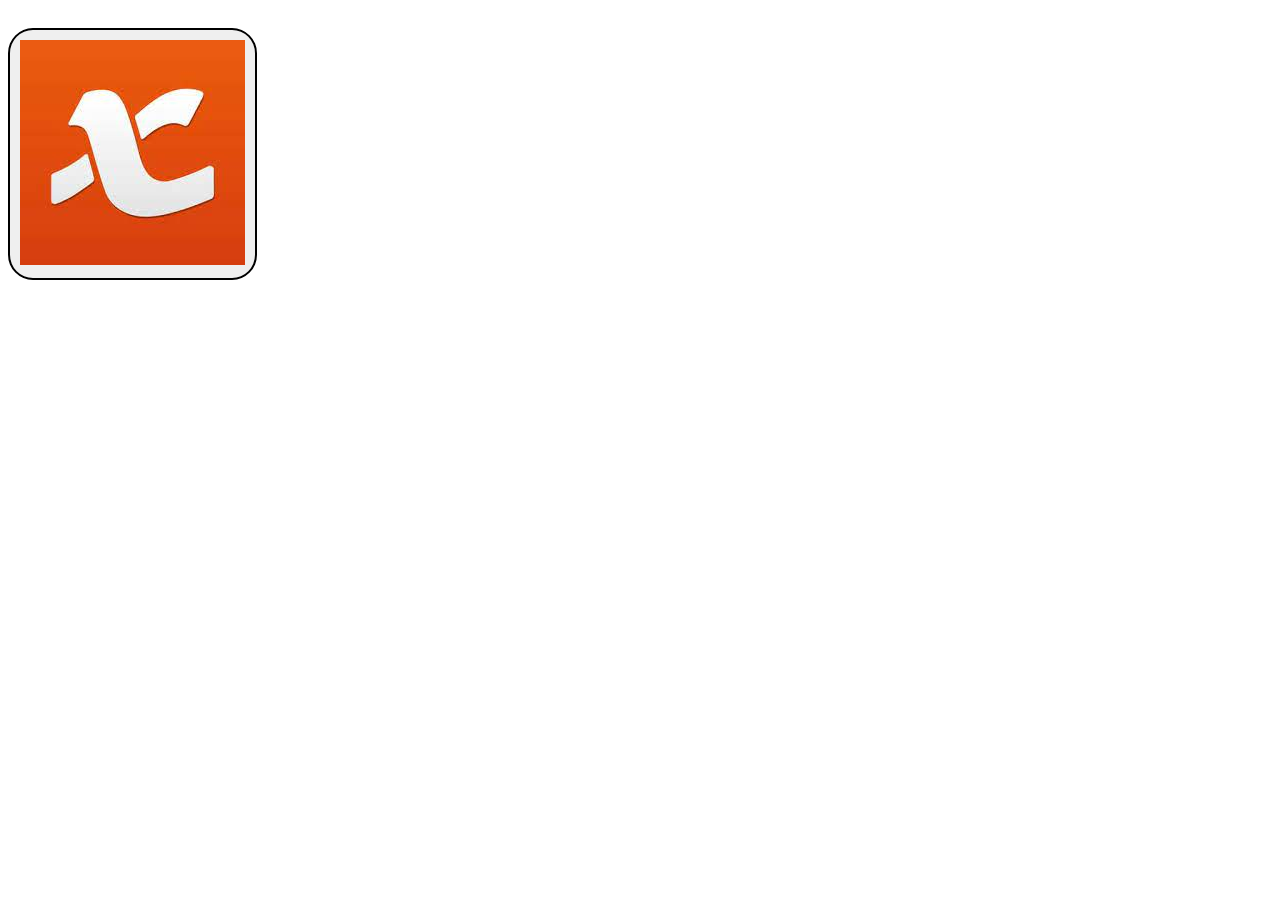
<file: Botão/index.html>
<!DOCTYPE html>
<html lang="pt-br">

    <head>
        <meta charset="UTF-8">
        <meta http-equiv="X-UA-Compatible" content="IE=edge">
        <meta name="viewport" content="width=device-width, initial-scale=1.0">
        <title>DevInHouse</title>
        <link rel="stylesheet" href="../Botão/Estilos/style.css">

    </head>
    <body>
        <a href="./imagens.html" target="_blank"><button><img src="Imagens/imagem.jpeg" alt=""></button></a>
    </body>

</html>
</file>
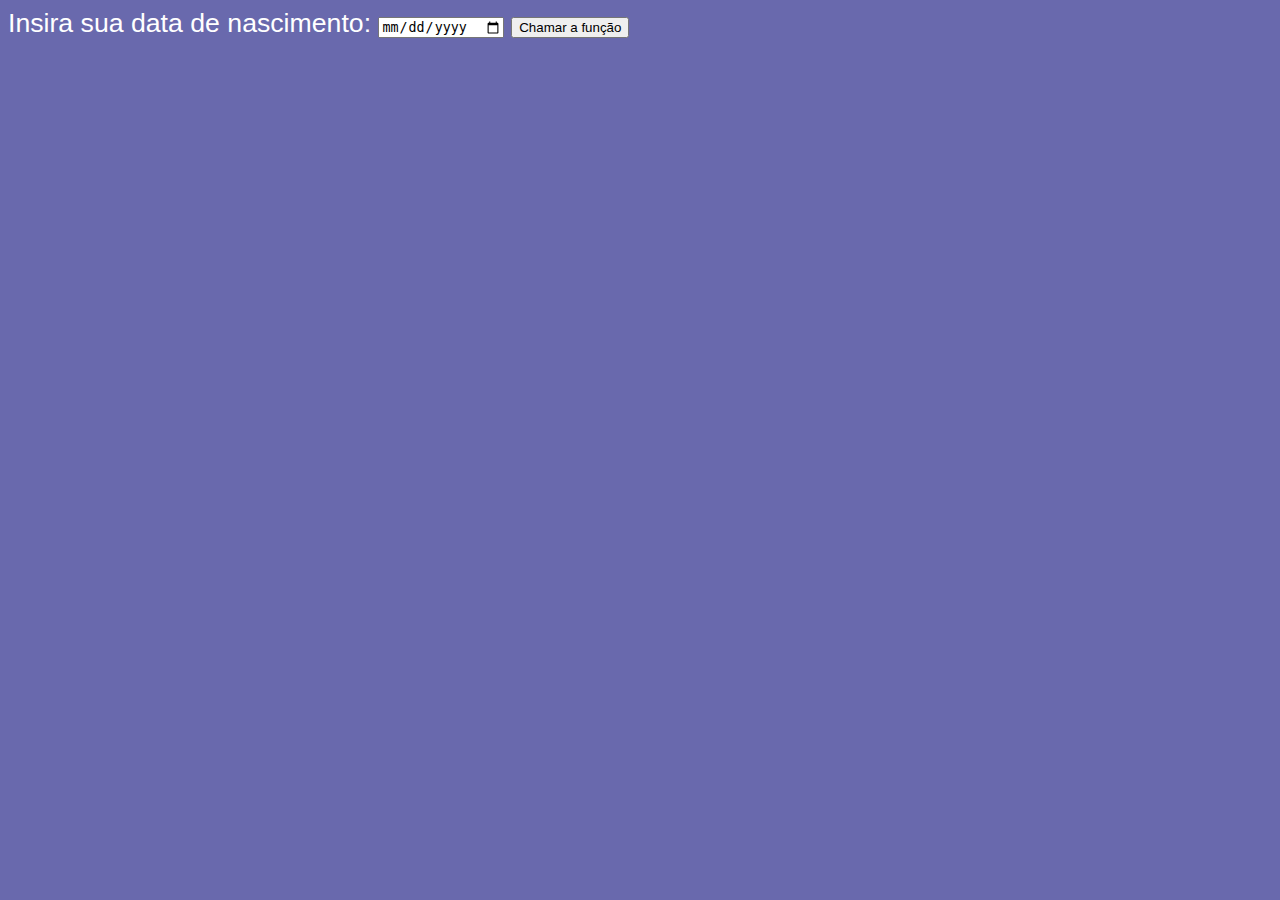
<file: Calcule automaticamente a idade/index.html>
<!DOCTYPE html>
<html lang="pt-BR">

    <head>
        <meta charset="UTF-8">
        <meta http-equiv="X-UA-Compatible" content="IE=edge">
        <meta name="viewport" content="width=device-width, initial-scale=1.0">
        <title>Calcule automaticamente a idade</title>
        <style>
            body {
            background-color: rgb(105, 105, 173);
            color: white; 
            font: normal 20pt Arial;
            }   

             h1 {
            color: rgb(255, 212, 22);
            }
        </style>
    </head>
        <!--Faça uma página HTML contendo um label que exiba a mensagem “Insira sua data de nascimento”, um campo de texto que só permita inserir data (dica: input type date) e um botão rotulado “calcular idade”. Programe uma função a ser executada quando o usuário clicar no botão, que faça o cálculo da idade do usuário, e então exiba a idade em um texto na página HTML.-->
    <body>
        <label>Insira sua data de nascimento: </label>
        <input type="date" id="campoData">
        <button onclick="calcularIdade()">Chamar a função</button>


        <script>
            function calcularIdade() {
                document.getElementById("campoData").innerHTML
                var data = new Date();
                alert(data)
            }
        </script>
    </body>

</html>
</file>
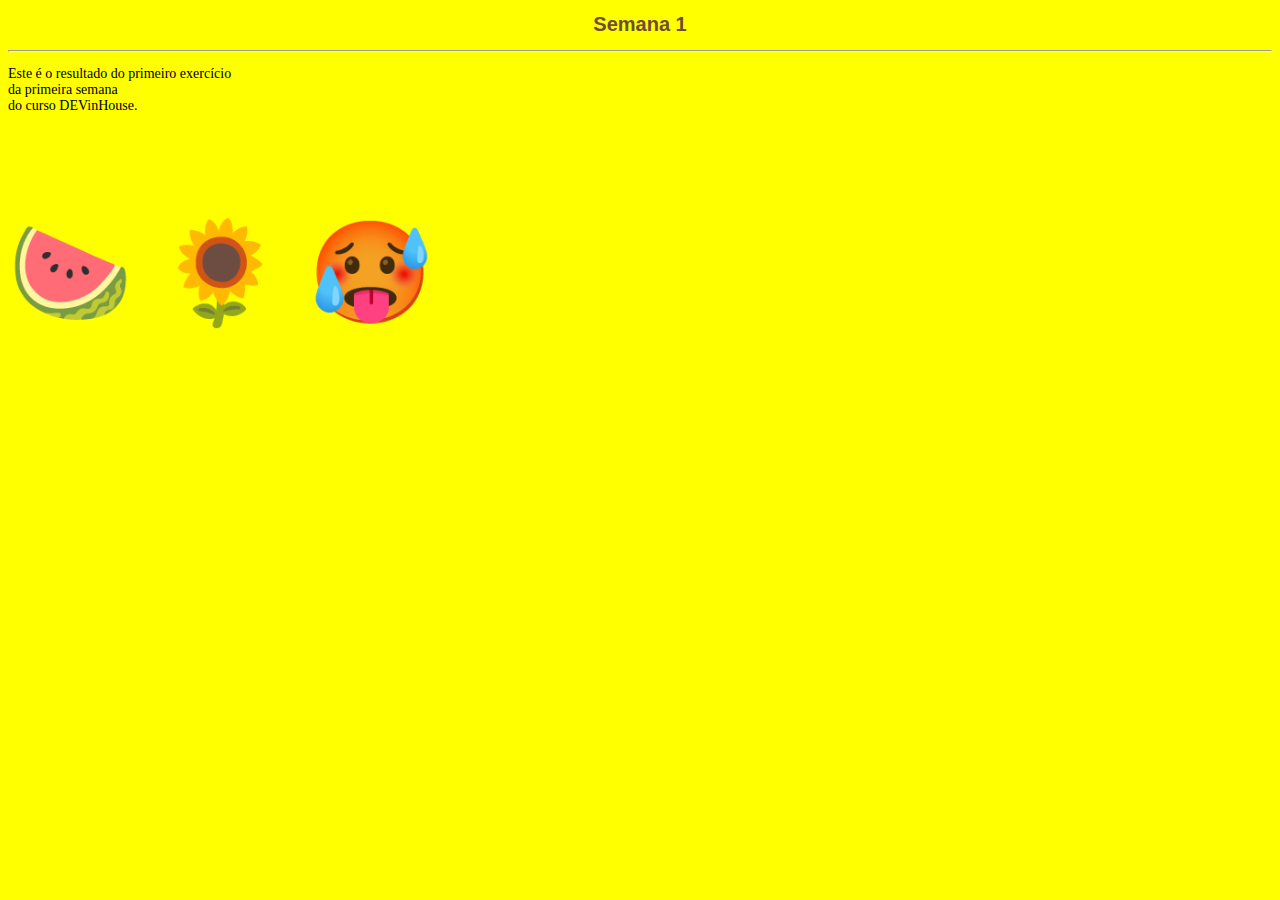
<file: ConstruaUmIndex/index.html>
<!DOCTYPE html>
<html lang="pt-br">

    <head>
        <meta charset="UTF-8">
        <meta http-equiv="X-UA-Compatible" content="IE=edge">
        <meta name="viewport" content="width=device-width, initial-scale=1.0">
        <link rel="stylesheet" href="../Estilos/style.css">
        <title>DEV in House</title>
    </head>

    <body>
        <h1>Semana 1</h1>
        <hr>
        <p>Este é o resultado do primeiro exercício<br> da primeira semana<br> do curso DEVinHouse.</p>
        
        <p style="font-size:100px">
            &#x1F349 &#x1F33B &#x1F975
        </p>
        
    </body>

</html>
</file>
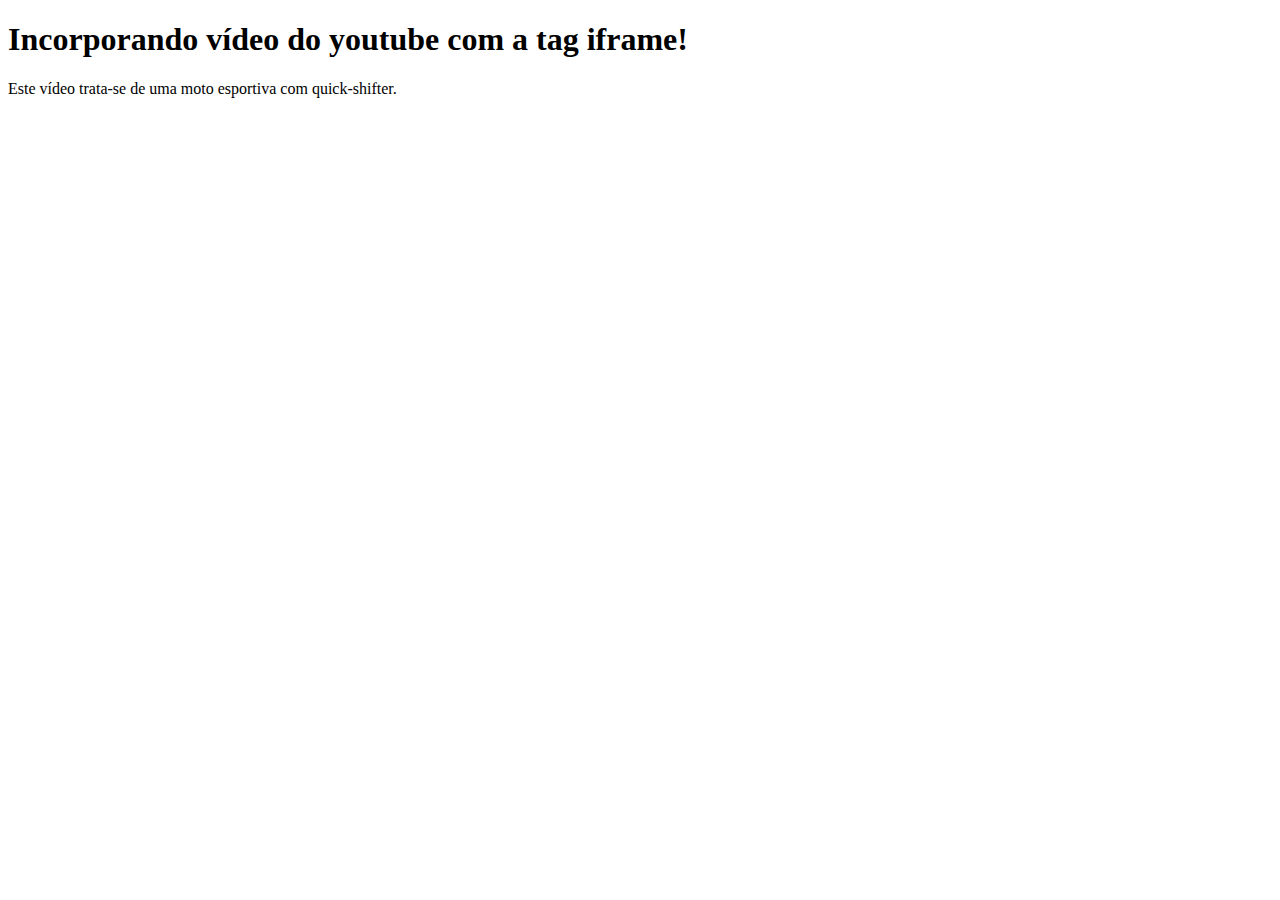
<file: IncorporandoVideo/index.html>
<!DOCTYPE html>
<html lang="pt-br">

    <head>
        <meta charset="UTF-8">
        <meta http-equiv="X-UA-Compatible" content="IE=edge">
        <meta name="viewport" content="width=device-width, initial-scale=1.0">
        <title>Incorporando Vídeo com iframe.</title>
    </head>

    <body>
        <h1>Incorporando vídeo do youtube com a tag iframe!</h1>
        <p>Este vídeo trata-se de uma moto esportiva com quick-shifter.</p>

        <iframe width="560" height="315" src="https://www.youtube.com/embed/lG5jDecYWY8" title="YouTube video player" frameborder="0" allow="accelerometer; autoplay; clipboard-write; encrypted-media; gyroscope; picture-in-picture" allowfullscreen></iframe>
    </body>

</html>
</file>
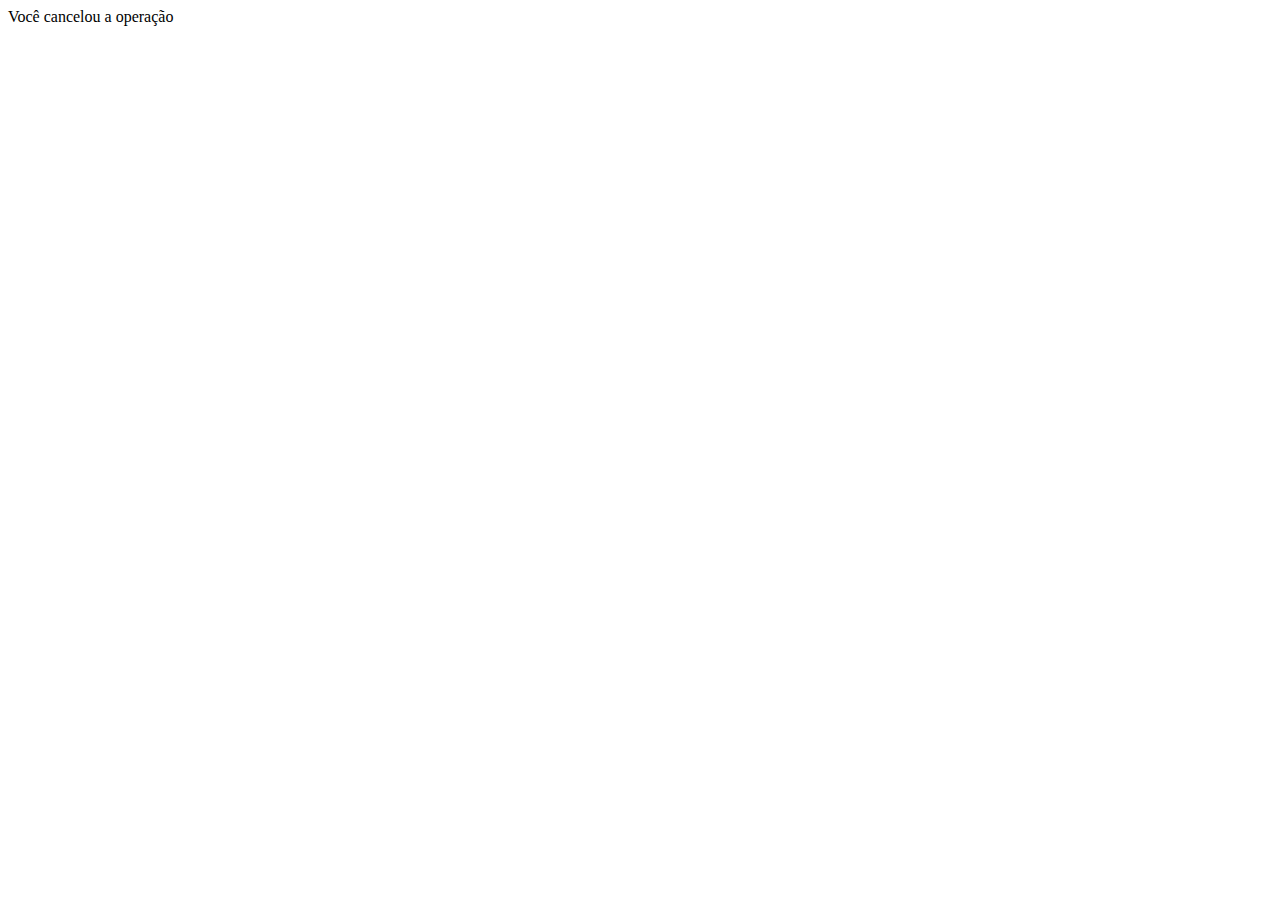
<file: UsuarioConfirm/index.html>
<!DOCTYPE html>
<html lang="pt-br">

    <head>
        <meta charset="UTF-8">
        <meta http-equiv="X-UA-Compatible" content="IE=edge">
        <meta name="viewport" content="width=device-width, initial-scale=1.0">
        <title>Usuário Confirmando.</title>
    </head>

    <body>
        <script>
            var mensagem;
            var retorno = confirm("Clique em um dos botões!")
            if (retorno == true){
            mensagem = "Operação confirmada";
            }
            else{
            mensagem = "Você cancelou a operação";
            }
            document.write(mensagem);
        </script>
    </body>

</html>
</file>
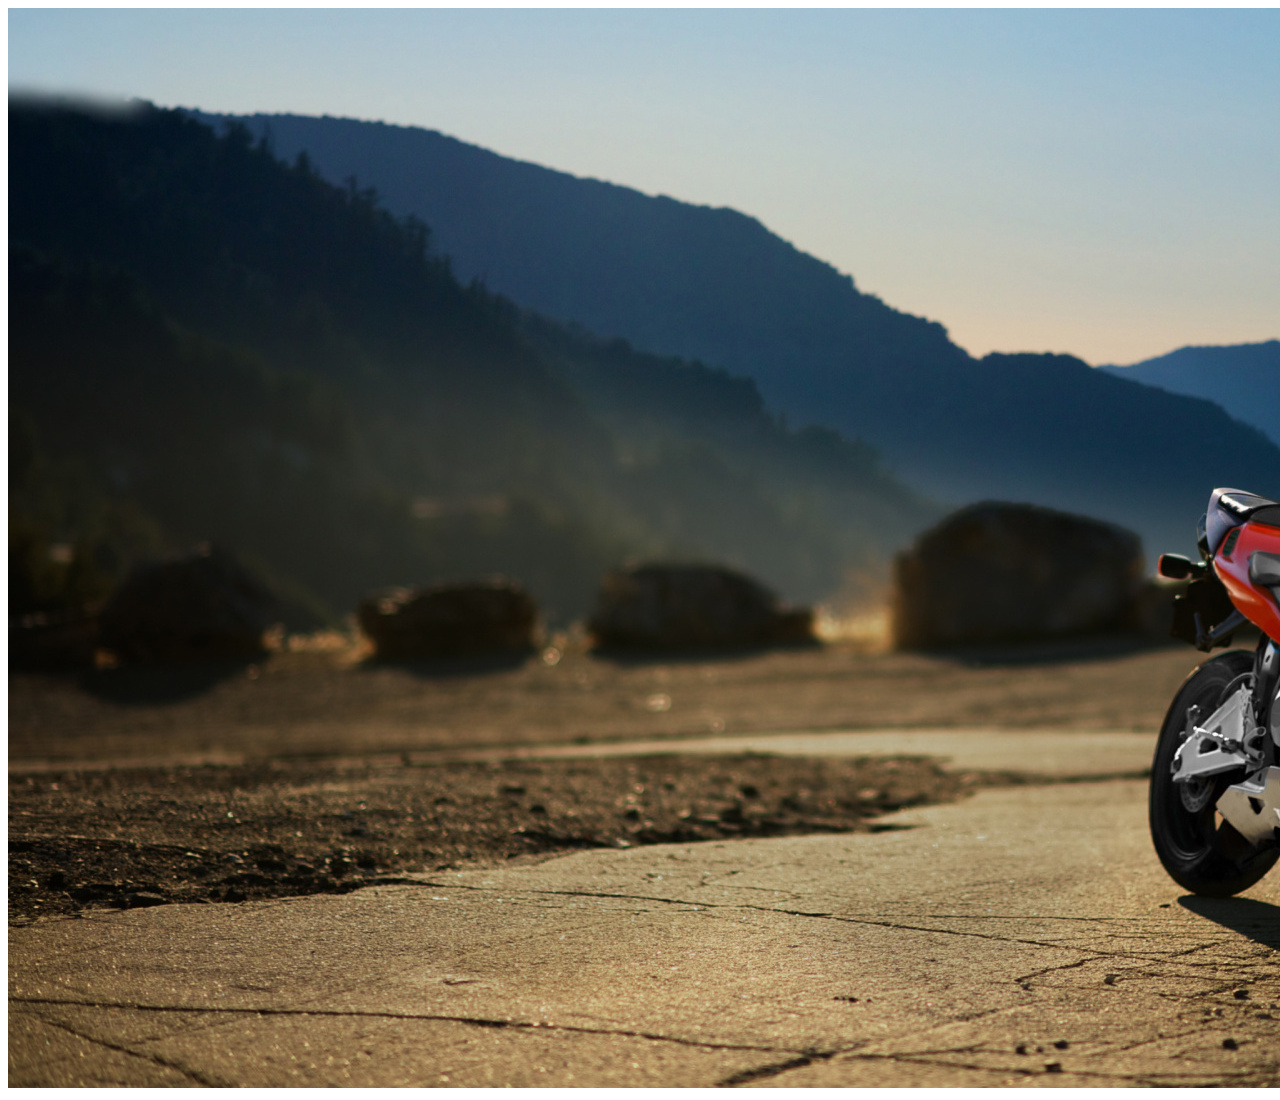
<file: Botão/imagens.html>
<!DOCTYPE html>
<html lang="pt-br">

    <head>
        <meta charset="UTF-8">
        <meta http-equiv="X-UA-Compatible" content="IE=edge">
        <meta name="viewport" content="width=], initial-scale=1.0">
        <title>Imagens</title>
    </head>

    <body>
        <img src="./Imagens/cbr.jpg" alt="Foto de uma moto da honda. Modelo CBR 600RR, vermelha com preto (vermelho predominante), numa estrada de asfalto com brita num lugar um pouco parecido com serras">
    </body>

</html>
</file>
<file: Botão/Estilos/style.css>
button {
    margin-top: 20px;
    padding: 10px;
    border-radius: 10%;
    border: 2px solid black;
}
</file>
<file: Estilos/style.css>
body {
    background-color: yellow;
}

h1 {
   font-family: Verdana, sans-serif;
   font-size: 20px;
   color: #6f4e37;
   text-align: center;
}

p {
    font-size: 14px;
}
</file>
